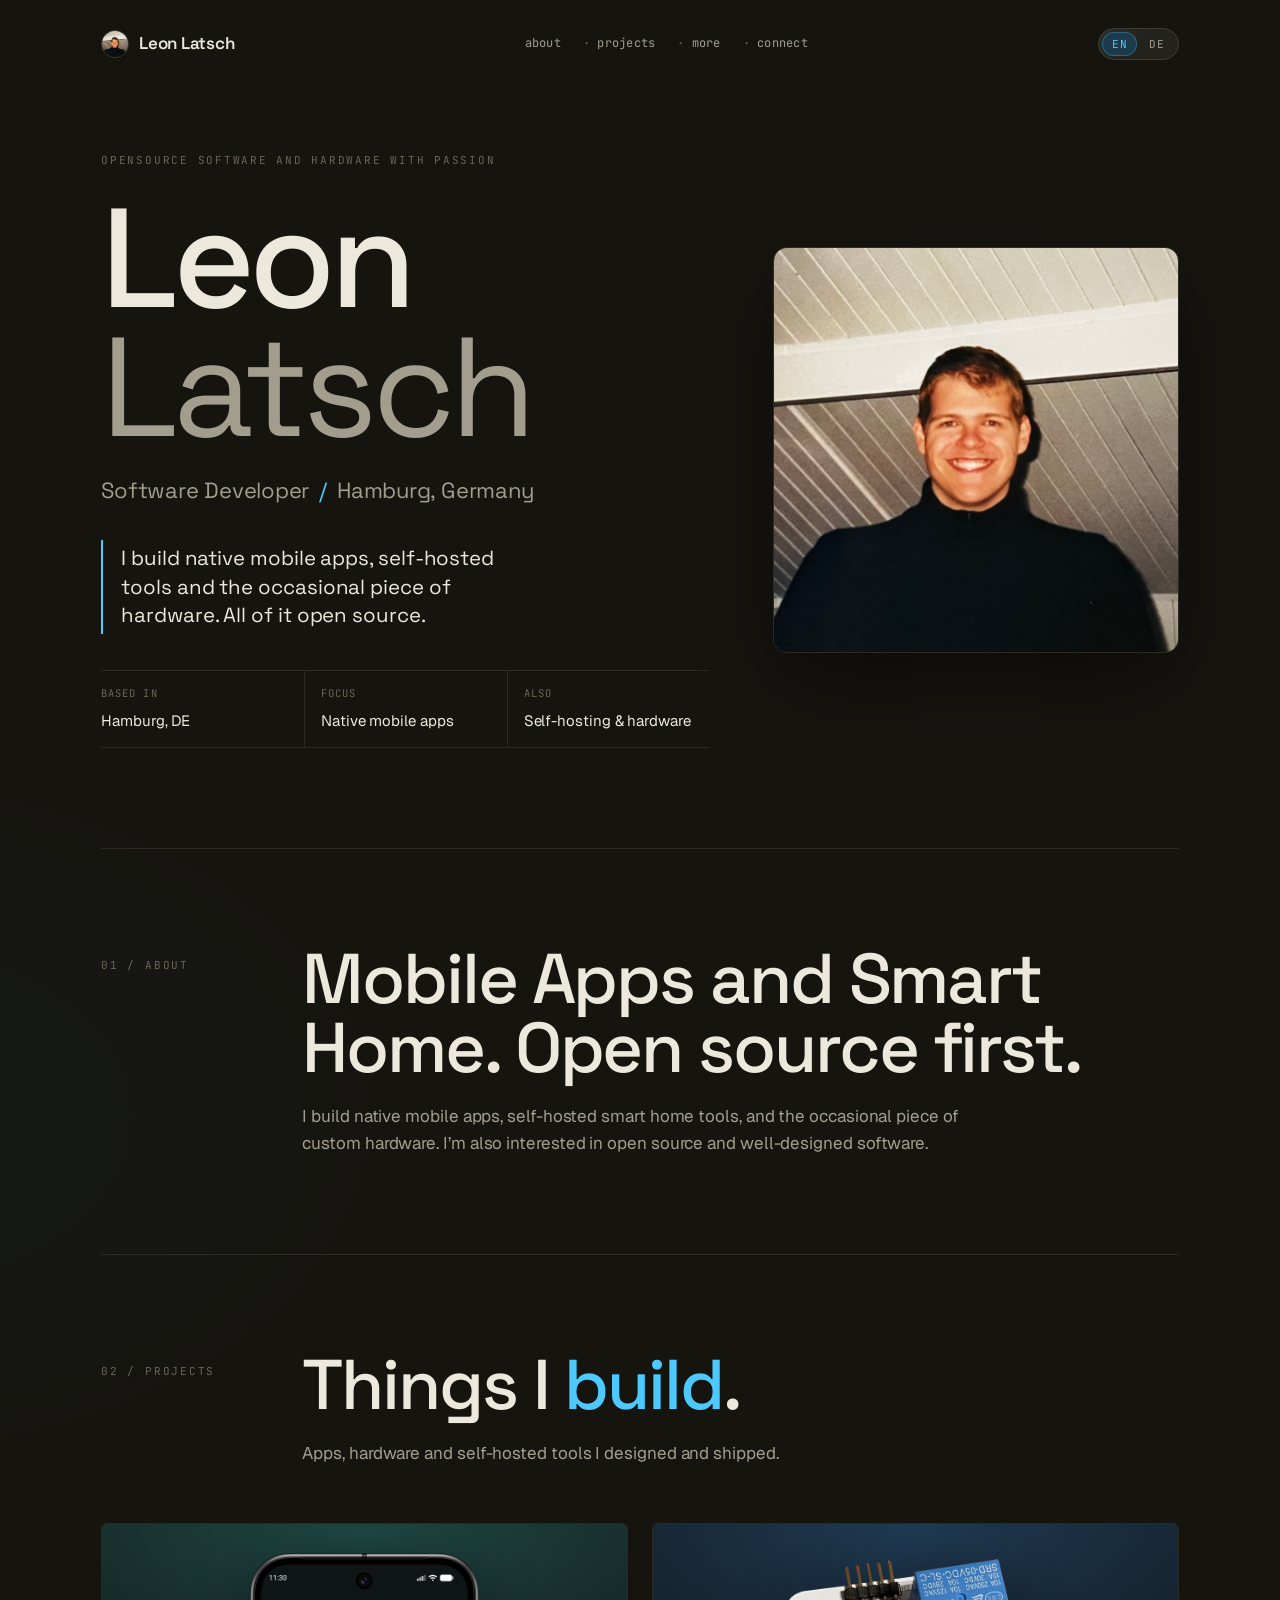
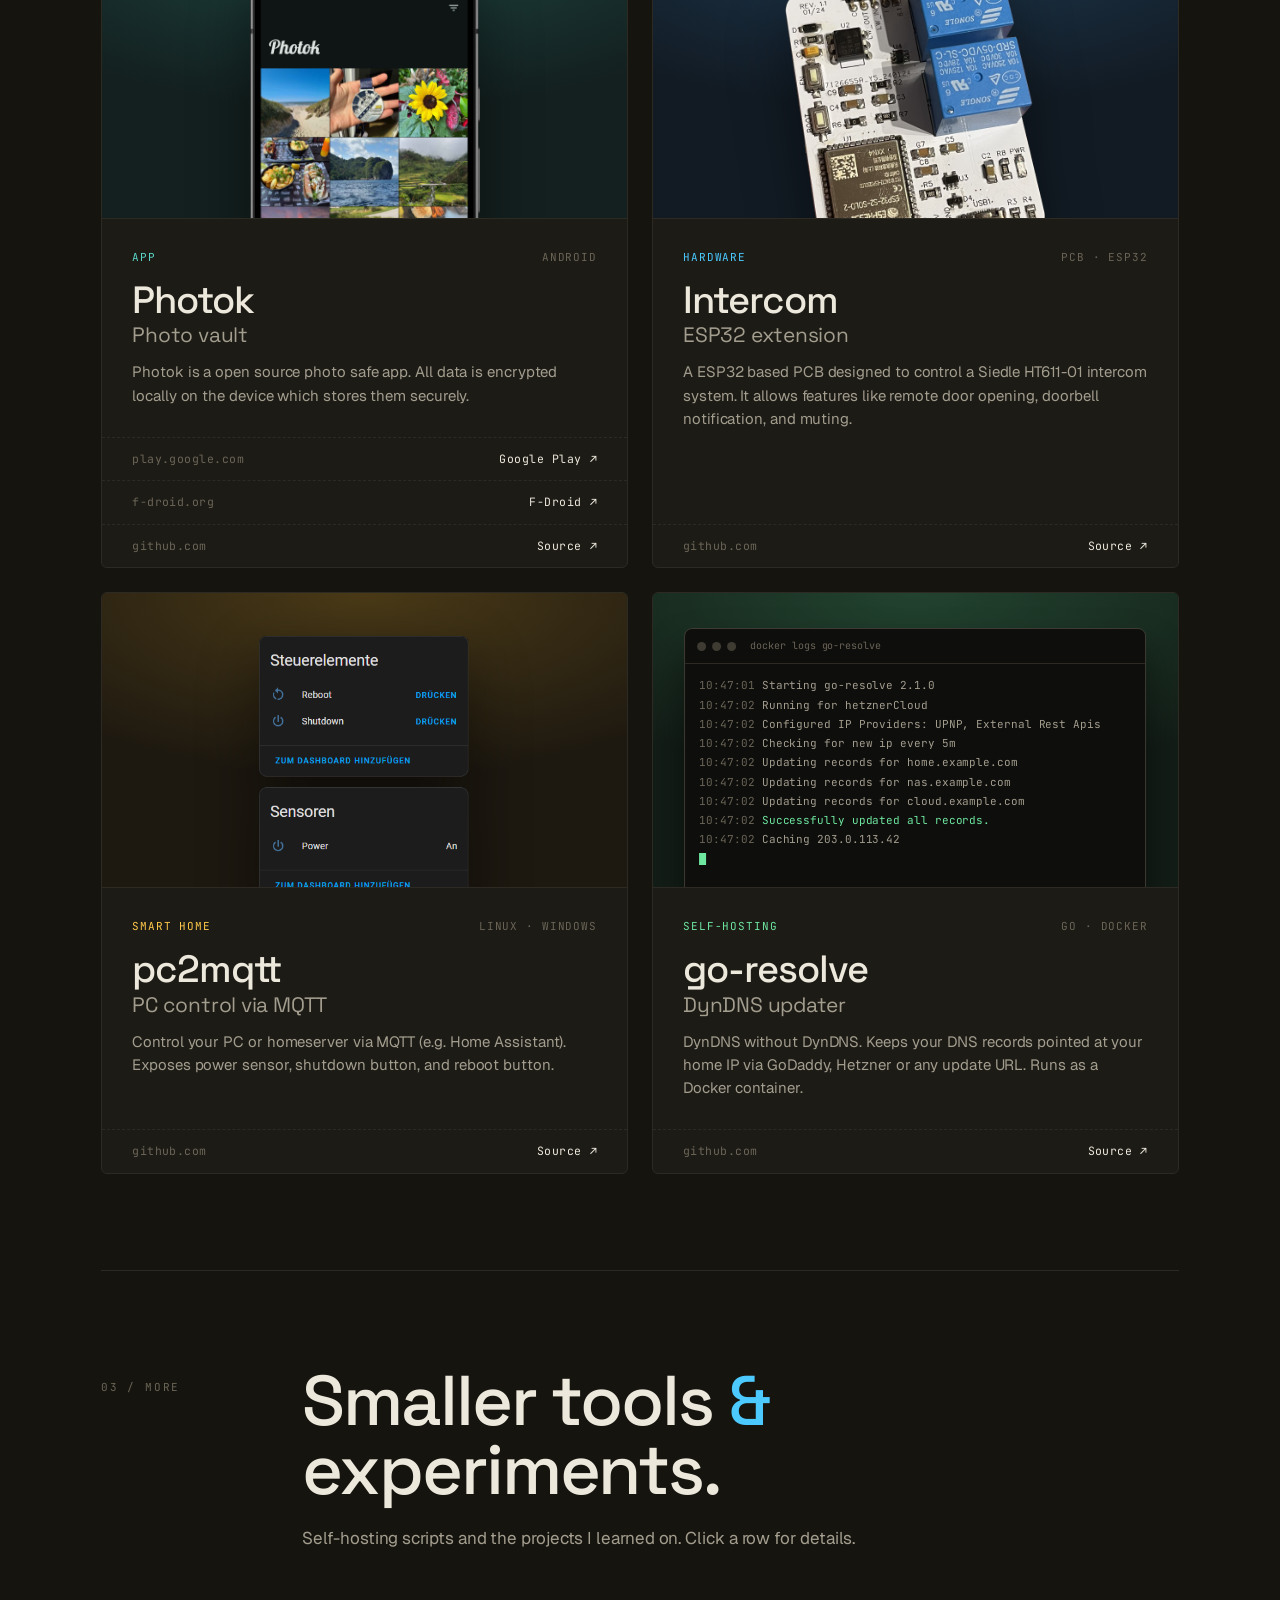
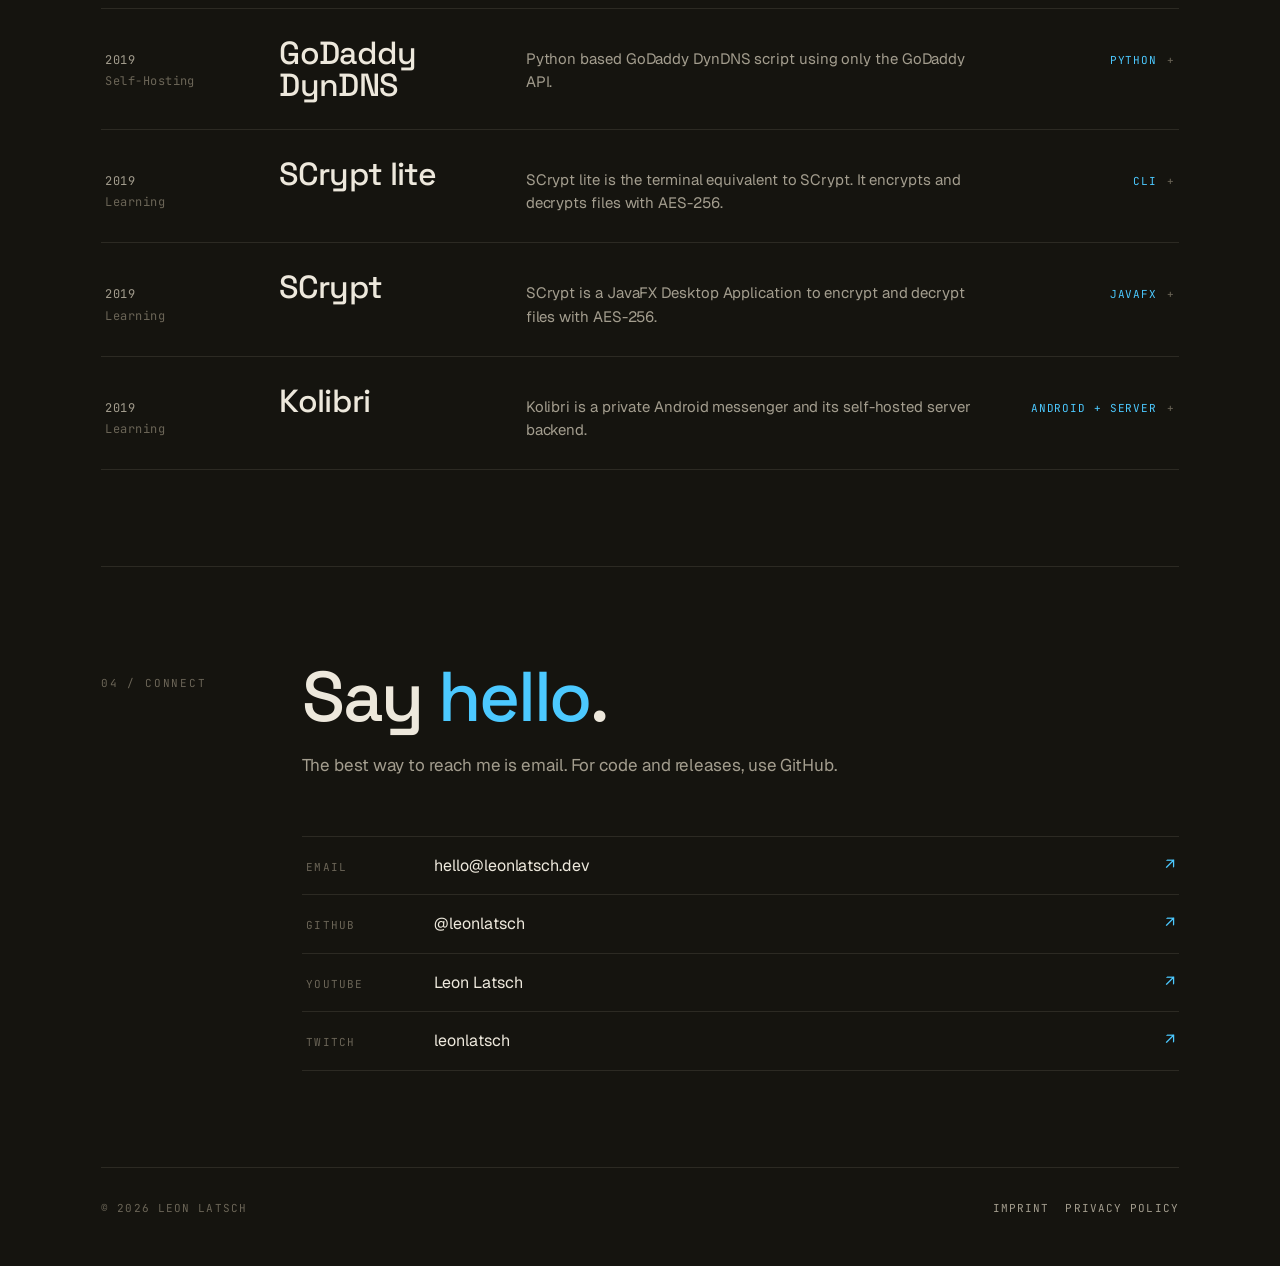
<file: index.html>
<!doctype html>
<html lang="en">
    <head>
        <meta charset="UTF-8" />
        <meta name="viewport" content="width=device-width, initial-scale=1.0" />
        <title>Leon Latsch</title>
        <meta
            name="description"
            content="OpenSource Software and Hardware with Passion."
        />
        <meta name="theme-color" content="#15140f" />
        <meta name="color-scheme" content="dark" />
        <link
            rel="icon"
            type="image/png"
            href="assets/favicon.png"
        />
        <link rel="preconnect" href="https://fonts.googleapis.com" />
        <link rel="preconnect" href="https://fonts.gstatic.com" crossorigin />
        <link
            href="https://fonts.googleapis.com/css2?family=Geist:wght@400;500;600&family=JetBrains+Mono:wght@400;500&family=Space+Grotesk:wght@400;500;600&display=swap"
            rel="stylesheet"
        />
        <link rel="stylesheet" href="./styles.css" />
    </head>
    <body data-page="home">
        <div class="wrap">
            <header class="top">
                <a href="#top" class="brand" aria-label="Back to top">
                    <img
                        class="brand-avatar"
                        src="assets/profile.jpg"
                        alt=""
                        width="28"
                        height="28"
                    />
                    <span>Leon Latsch</span>
                </a>
                <nav class="nav">
                    <a href="#about" data-i18n="common.nav.about">about</a>
                    <a href="#work" data-i18n="common.nav.work">projects</a>
                    <a href="#more" data-i18n="common.nav.more">more</a>
                    <a href="#contact" data-i18n="common.nav.contact">connect</a>
                </nav>
                <div class="lang-switcher" aria-label="Language switcher">
                    <button type="button" data-lang="en">EN</button>
                    <button type="button" data-lang="de">DE</button>
                </div>
            </header>

            <main id="top">
                <section class="hero">
                    <div class="hero-grid">
                        <div class="hero-main">
                            <p class="kicker" data-i18n="home.kicker">
                                OpenSource Software and Hardware with Passion
                            </p>
                            <h1>
                                Leon
                                <span class="lower">Latsch</span>
                            </h1>
                            <p class="titles">
                                <span data-i18n="home.hero.role">Software Developer</span><span class="sep">/</span><span data-i18n="home.hero.location">Hamburg, Germany</span>
                            </p>
                            <p class="bio" data-i18n="home.hero.bio">
                                I build native mobile apps, self-hosted tools
                                and the occasional piece of hardware. All of it
                                open source.
                            </p>
                            <div class="factstrip">
                                <div class="fact">
                                    <span class="label" data-i18n="home.hero.facts.basedLabel">Based in</span>
                                    <span class="val" data-i18n="home.hero.facts.basedValue">Hamburg, DE</span>
                                </div>
                                <div class="fact">
                                    <span class="label" data-i18n="home.hero.facts.focusLabel">Focus</span>
                                    <span class="val" data-i18n="home.hero.facts.focusValue">Native mobile apps</span>
                                </div>
                                <div class="fact">
                                    <span class="label" data-i18n="home.hero.facts.alsoLabel">Also</span>
                                    <span class="val" data-i18n="home.hero.facts.alsoValue">Self-hosting &amp; hardware</span>
                                </div>
                            </div>
                        </div>
                        <figure class="portrait">
                            <img
                                src="assets/profile.jpg"
                                alt="Leon Latsch profile picture"
                                width="460"
                                height="460"
                                loading="eager"
                            />
                        </figure>
                    </div>
                </section>

                <section id="about">
                    <div class="sec-head">
                        <span class="num" data-i18n="home.about.num">01 / About</span>
                        <h2 data-i18n="home.about.headline">
                            Mobile apps and smart home. Open source first.
                        </h2>
                        <p class="lede" data-i18n="home.about.text">
                            I build native mobile apps, self-hosted smart home
                            tools, and the occasional piece of custom hardware.
                            I’m also interested in open source and well-designed
                            software.
                        </p>
                    </div>
                </section>

                <section id="work">
                    <div class="sec-head">
                        <span class="num" data-i18n="home.work.num">02 / Projects</span>
                        <h2 data-i18n-html="home.work.headlineHtml">
                            Things I <span class="accent">build</span>.
                        </h2>
                        <p class="lede" data-i18n="home.work.lede">
                            Apps, hardware and self-hosted tools I designed
                            and shipped.
                        </p>
                    </div>

                    <div class="projects">
                        <article class="card photok">
                            <div class="media">
                                <img src="./assets/projects/photok.png" alt="Photok gallery screen" loading="lazy" />
                            </div>
                            <div class="body">
                                <div class="meta-row">
                                    <span class="category" data-i18n="home.projects.categoryApp">App</span>
                                    <span data-i18n="home.projects.photok.platform">Android</span>
                                </div>
                                <h3>Photok<span class="tag" data-i18n="home.projects.photok.tag">Photo vault</span></h3>
                                <p data-i18n="home.projects.photok.description">
                                    Photok is an open source photo safe app. All
                                    data is encrypted locally on the device which
                                    stores them securely.
                                </p>
                            </div>
                            <div class="card-foot">
                                <a class="card-foot-row" href="https://play.google.com/store/apps/details?id=dev.leonlatsch.photok&utm_source=website" target="_blank" rel="noreferrer">
                                    <span>play.google.com</span>
                                    <span class="visit"><span data-i18n="home.projects.downloadGooglePlay">Google Play</span><span class="arrow">↗</span></span>
                                </a>
                                <a class="card-foot-row" href="https://f-droid.org/packages/dev.leonlatsch.photok" target="_blank" rel="noreferrer">
                                    <span>f-droid.org</span>
                                    <span class="visit"><span data-i18n="home.projects.downloadFdroid">F-Droid</span><span class="arrow">↗</span></span>
                                </a>
                                <a class="card-foot-row" href="https://github.com/leonlatsch/photok" target="_blank" rel="noreferrer">
                                    <span>github.com</span>
                                    <span class="visit"><span data-i18n="home.projects.source">Source</span><span class="arrow">↗</span></span>
                                </a>
                            </div>
                        </article>

                        <article class="card esp32">
                            <div class="media">
                                <img src="./assets/projects/esp32.png" alt="ESP32 intercom PCB" loading="lazy" />
                            </div>
                            <div class="body">
                                <div class="meta-row">
                                    <span class="category" data-i18n="home.projects.categoryHardware">Hardware</span>
                                    <span data-i18n="home.projects.esp32.platform">PCB · ESP32</span>
                                </div>
                                <h3><span data-i18n="home.projects.esp32.name">Intercom</span><span class="tag" data-i18n="home.projects.esp32.tag">ESP32 extension</span></h3>
                                <p data-i18n="home.projects.esp32.description">
                                    A ESP32 based PCB designed to control a
                                    Siedle HT611-01 intercom system. It allows
                                    features like remote door opening, doorbell
                                    notification, and muting.
                                </p>
                            </div>
                            <div class="card-foot">
                                <a class="card-foot-row" href="https://github.com/leonlatsch/HT611-01_ESP32" target="_blank" rel="noreferrer">
                                    <span>github.com</span>
                                    <span class="visit"><span data-i18n="home.projects.source">Source</span><span class="arrow">↗</span></span>
                                </a>
                            </div>
                        </article>

                        <article class="card pc2mqtt">
                            <div class="media">
                                <img src="./assets/projects/pc2mqtt.png" alt="pc2mqtt controls in Home Assistant" loading="lazy" />
                            </div>
                            <div class="body">
                                <div class="meta-row">
                                    <span class="category" data-i18n="home.more.categorySmartHome">Smart Home</span>
                                    <span>Linux · Windows</span>
                                </div>
                                <h3>pc2mqtt<span class="tag" data-i18n="home.projects.pc2mqtt.tag">PC control via MQTT</span></h3>
                                <p data-i18n="home.projects.pc2mqtt.description">
                                    Control your PC or homeserver via MQTT (e.g.
                                    Home Assistant). Exposes power sensor,
                                    shutdown button, and reboot button.
                                </p>
                            </div>
                            <div class="card-foot">
                                <a class="card-foot-row" href="https://github.com/leonlatsch/pc2mqtt" target="_blank" rel="noreferrer">
                                    <span>github.com</span>
                                    <span class="visit"><span data-i18n="home.projects.source">Source</span><span class="arrow">↗</span></span>
                                </a>
                            </div>
                        </article>

                        <article class="card goresolve">
                            <div class="media">
                                <div class="terminal" role="img" aria-label="go-resolve log output">
                                    <div class="terminal-bar"><span></span><span></span><span></span><em>docker logs go-resolve</em></div>
<pre class="terminal-body"><span class="t">10:47:01 </span>Starting go-resolve 2.1.0
<span class="t">10:47:02 </span>Running for hetznerCloud
<span class="t">10:47:02 </span>Configured IP Providers: UPNP, External Rest Apis
<span class="t">10:47:02 </span>Checking for new ip every 5m
<span class="t">10:47:02 </span>Updating records for home.example.com
<span class="t">10:47:02 </span>Updating records for nas.example.com
<span class="t">10:47:02 </span>Updating records for cloud.example.com
<span class="t">10:47:02 </span><span class="ok">Successfully updated all records.</span>
<span class="t">10:47:02 </span>Caching 203.0.113.42
<span class="terminal-cursor"></span></pre>
                                </div>
                            </div>
                            <div class="body">
                                <div class="meta-row">
                                    <span class="category" data-i18n="home.more.categorySelfHosting">Self-Hosting</span>
                                    <span>Go · Docker</span>
                                </div>
                                <h3>go-resolve<span class="tag" data-i18n="home.projects.goResolve.tag">DynDNS updater</span></h3>
                                <p data-i18n="home.projects.goResolve.description">
                                    DynDNS without DynDNS. Keeps your DNS records
                                    pointed at your home IP via GoDaddy, Hetzner
                                    or any update URL. Runs as a Docker container.
                                </p>
                            </div>
                            <div class="card-foot">
                                <a class="card-foot-row" href="https://github.com/leonlatsch/go-resolve" target="_blank" rel="noreferrer">
                                    <span>github.com</span>
                                    <span class="visit"><span data-i18n="home.projects.source">Source</span><span class="arrow">↗</span></span>
                                </a>
                            </div>
                        </article>
                    </div>
                </section>

                <section id="more">
                    <div class="sec-head">
                        <span class="num" data-i18n="home.more.num">03 / More</span>
                        <h2 data-i18n-html="home.more.headlineHtml">
                            Smaller tools <span class="accent">&amp;</span> experiments.
                        </h2>
                        <p class="lede" data-i18n="home.more.lede">
                            Self-hosting scripts and the projects I learned
                            on. Click a row for details.
                        </p>
                    </div>

                    <div class="timeline">
                        <details class="row">
                            <summary>
                                <span class="yr"><span class="year">2019</span><span data-i18n="home.more.categorySelfHosting">Self-Hosting</span></span>
                                <span class="co">GoDaddy DynDNS</span>
                                <span class="desc" data-i18n="home.projects.godaddy.description">
                                    Python based GoDaddy DynDNS script using
                                    only the GoDaddy API.
                                </span>
                                <span class="role">Python</span>
                            </summary>
                            <div class="drawer">
                                <span class="drawer-label" data-i18n="home.more.drawerLabel">Details</span>
                                <p data-i18n="home.projectDetails.godaddy.text">
                                    A lightweight Python DynDNS updater for
                                    GoDaddy DNS records, using only the official
                                    GoDaddy API.
                                </p>
                                <div class="drawer-links">
                                    <a href="https://github.com/leonlatsch/godaddy-dyndns" target="_blank" rel="noreferrer"><span data-i18n="home.projects.source">Source</span> ↗</a>
                                </div>
                            </div>
                        </details>

                        <details class="row">
                            <summary>
                                <span class="yr"><span class="year">2019</span><span data-i18n="home.more.categoryLearning">Learning</span></span>
                                <span class="co">SCrypt lite</span>
                                <span class="desc" data-i18n="home.projects.scryptLite.description">
                                    SCrypt lite is the terminal equivalent to
                                    SCrypt. It encrypts and decrypts files with
                                    AES-256.
                                </span>
                                <span class="role">CLI</span>
                            </summary>
                            <div class="drawer">
                                <span class="drawer-label" data-i18n="home.more.drawerLabel">Details</span>
                                <p data-i18n="home.projectDetails.scryptLite.text">
                                    The terminal version of SCrypt for AES-256
                                    file encryption and decryption.
                                </p>
                                <div class="drawer-links">
                                    <a href="https://github.com/leonlatsch/scrypt-lite" target="_blank" rel="noreferrer"><span data-i18n="home.projects.source">Source</span> ↗</a>
                                    <a href="https://github.com/leonlatsch/scrypt-lite/releases/latest" target="_blank" rel="noreferrer"><span data-i18n="home.projects.download">Download</span> ↗</a>
                                </div>
                            </div>
                        </details>

                        <details class="row">
                            <summary>
                                <span class="yr"><span class="year">2019</span><span data-i18n="home.more.categoryLearning">Learning</span></span>
                                <span class="co">SCrypt</span>
                                <span class="desc" data-i18n="home.projects.scrypt.description">
                                    SCrypt is a JavaFX Desktop Application to
                                    encrypt and decrypt files with AES-256.
                                </span>
                                <span class="role">JavaFX</span>
                            </summary>
                            <div class="drawer">
                                <span class="drawer-label" data-i18n="home.more.drawerLabel">Details</span>
                                <p data-i18n="home.projectDetails.scrypt.text">
                                    A JavaFX desktop application for AES-256
                                    file encryption and decryption.
                                </p>
                                <div class="drawer-links">
                                    <a href="https://github.com/leonlatsch/scrypt" target="_blank" rel="noreferrer"><span data-i18n="home.projects.source">Source</span> ↗</a>
                                    <a href="https://github.com/leonlatsch/scrypt/releases/latest" target="_blank" rel="noreferrer"><span data-i18n="home.projects.download">Download</span> ↗</a>
                                </div>
                            </div>
                        </details>

                        <details class="row">
                            <summary>
                                <span class="yr"><span class="year">2019</span><span data-i18n="home.more.categoryLearning">Learning</span></span>
                                <span class="co">Kolibri</span>
                                <span class="desc" data-i18n="home.projects.kolibriSuite.description">
                                    Kolibri is a private Android messenger and
                                    its self-hosted server backend.
                                </span>
                                <span class="role">Android + Server</span>
                            </summary>
                            <div class="drawer">
                                <span class="drawer-label" data-i18n="home.more.drawerLabel">Details</span>
                                <p data-i18n="home.projectDetails.kolibriSuite.text">
                                    Kolibri consists of a private Android
                                    messenger and its self-hosted server
                                    backend.
                                </p>
                                <div class="drawer-links">
                                    <a href="https://kolibri.leonlatsch.dev" target="_blank" rel="noreferrer"><span data-i18n="home.projects.website">Website</span> ↗</a>
                                    <a href="https://github.com/leonlatsch/kolibri" target="_blank" rel="noreferrer"><span data-i18n="home.projects.sourceApp">App source</span> ↗</a>
                                    <a href="https://github.com/leonlatsch/kolibri-server" target="_blank" rel="noreferrer"><span data-i18n="home.projects.sourceServer">Server source</span> ↗</a>
                                </div>
                            </div>
                        </details>
                    </div>
                </section>

                <section id="contact">
                    <div class="sec-head">
                        <span class="num" data-i18n="home.contact.num">04 / Connect</span>
                        <h2 data-i18n-html="home.contact.titleHtml">Say <span class="accent">hello</span>.</h2>
                        <p class="lede" data-i18n="home.contact.note">
                            The best way to reach me is email. For code and
                            releases, use GitHub.
                        </p>
                    </div>
                    <div class="channels">
                        <a href="mailto:hello@leonlatsch.dev">
                            <span class="k" data-i18n="home.contact.email">Email</span>
                            <span class="v">hello@leonlatsch.dev</span>
                            <span class="arr">↗</span>
                        </a>
                        <a href="https://github.com/leonlatsch" target="_blank" rel="noreferrer">
                            <span class="k" data-i18n="common.social.github">GitHub</span>
                            <span class="v">@leonlatsch</span>
                            <span class="arr">↗</span>
                        </a>
                        <a href="https://www.youtube.com/channel/UCuHlotm527Csanl_EoevnqQ" target="_blank" rel="noreferrer">
                            <span class="k" data-i18n="common.social.youtube">YouTube</span>
                            <span class="v">Leon Latsch</span>
                            <span class="arr">↗</span>
                        </a>
                        <a href="https://twitch.tv/leonlatsch" target="_blank" rel="noreferrer">
                            <span class="k" data-i18n="common.social.twitch">Twitch</span>
                            <span class="v">leonlatsch</span>
                            <span class="arr">↗</span>
                        </a>
                    </div>
                </section>
            </main>

            <footer class="site-footer">
                <span>© 2026 Leon Latsch</span>
                <span class="footer-links">
                    <a href="./imprint.html" data-i18n="common.legal.imprint">Imprint</a>
                    <a href="./privacy.html" data-i18n="common.legal.privacy">Privacy Policy</a>
                </span>
            </footer>
        </div>

        <script src="./script.js"></script>
    </body>
</html>
</file>
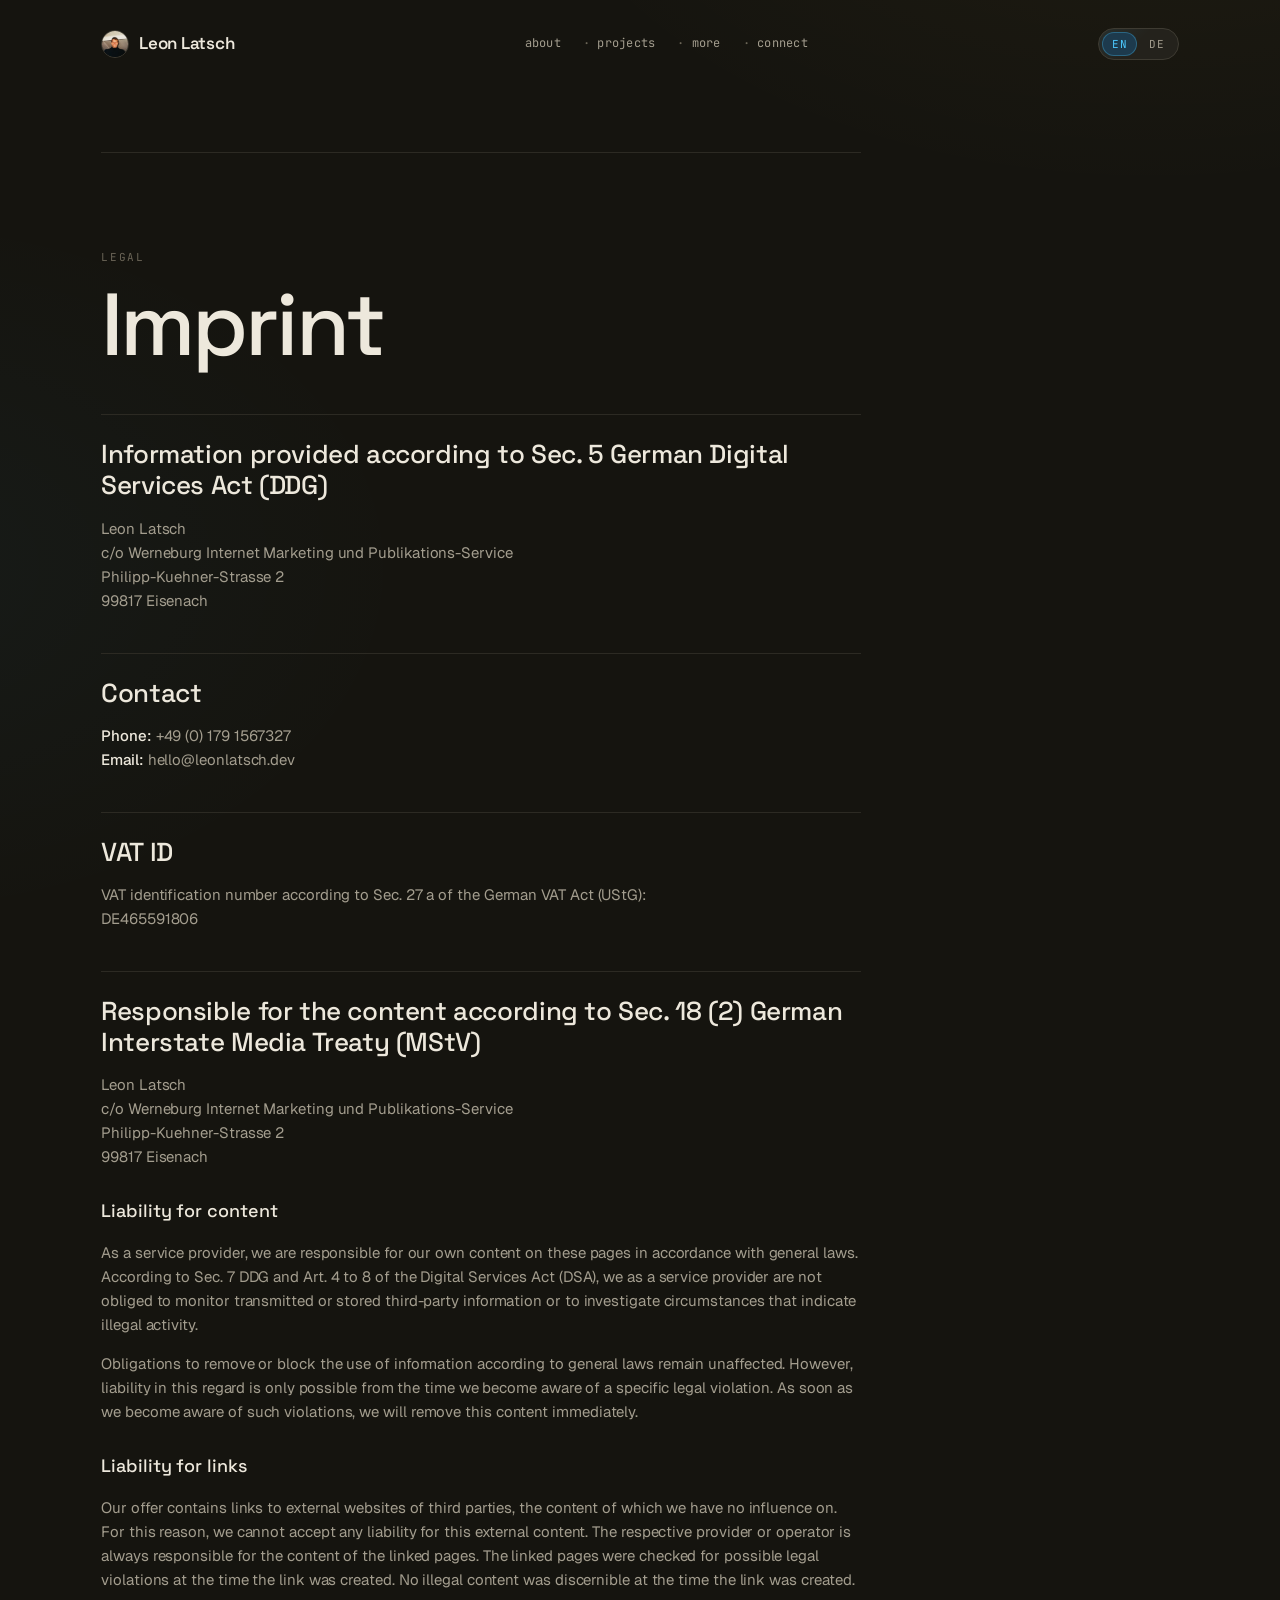
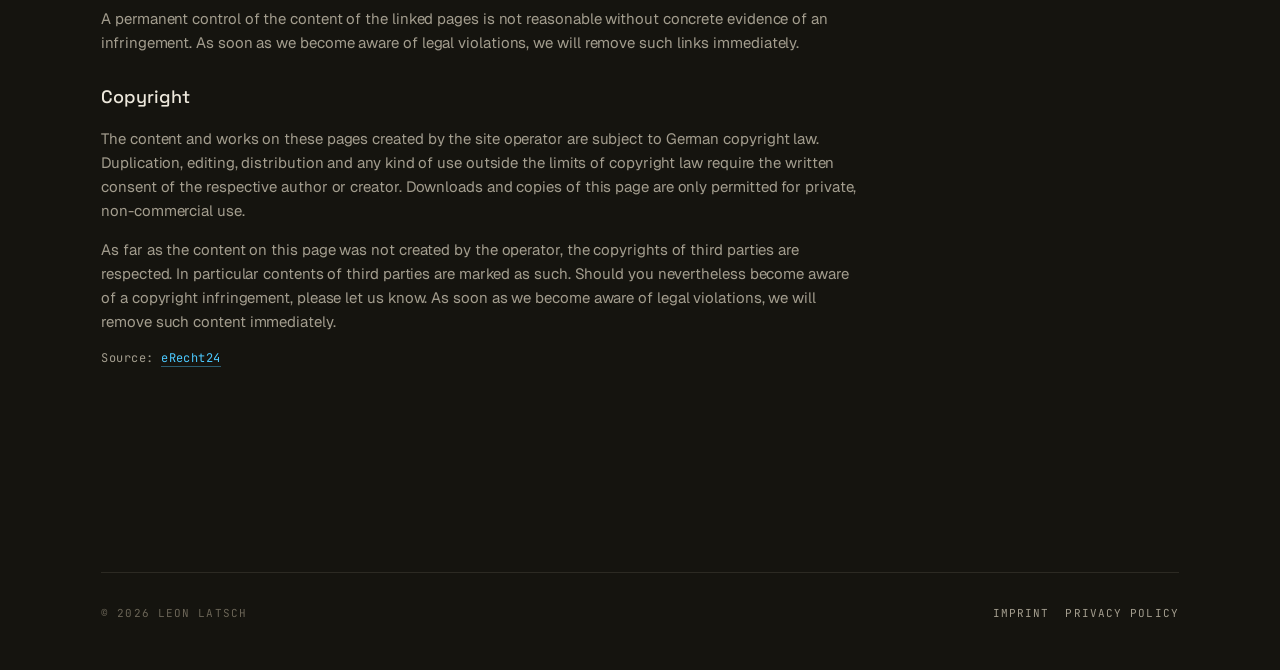
<file: imprint.html>
<!doctype html>
<html lang="de">
    <head>
        <meta charset="UTF-8" />
        <meta name="viewport" content="width=device-width, initial-scale=1.0" />
        <title>Leon Latsch | Impressum</title>
        <meta name="description" content="Impressum von leonlatsch.dev" />
        <link
            rel="icon"
            type="image/png"
            href="assets/favicon.png"
        />
        <link rel="preconnect" href="https://fonts.googleapis.com" />
        <link rel="preconnect" href="https://fonts.gstatic.com" crossorigin />
        <link
            href="https://fonts.googleapis.com/css2?family=Geist:wght@400;500;600&family=JetBrains+Mono:wght@400;500&family=Space+Grotesk:wght@400;500;600&display=swap"
            rel="stylesheet"
        />
        <link rel="stylesheet" href="./styles.css" />
    </head>

    <body data-page="imprint">

        <div class="wrap">
            <header class="top">
                <a href="./index.html" class="brand" aria-label="Home">
                    <img
                        class="brand-avatar"
                        src="assets/profile.jpg"
                        alt=""
                        width="28"
                        height="28"
                    />
                    <span>Leon Latsch</span>
                </a>
                <nav class="nav">
                    <a href="./index.html#about" data-i18n="common.nav.about">about</a>
                    <a href="./index.html#work" data-i18n="common.nav.work">projects</a>
                    <a href="./index.html#more" data-i18n="common.nav.more">more</a>
                    <a href="./index.html#contact" data-i18n="common.nav.contact">connect</a>
                </nav>
                <div class="lang-switcher" aria-label="Language switcher">
                    <button type="button" data-lang="en">EN</button>
                    <button type="button" data-lang="de">DE</button>
                </div>
            </header>

        <main class="legal-page">
            <section class="legal-card">
                <p class="eyebrow" data-i18n="imprint.eyebrow">Rechtliches</p>
                <h1 data-i18n="imprint.title">Impressum</h1>

                <h2 data-i18n="imprint.title2">
                    Angaben gemäß § 5 Digitale-Dienste-Gesetz (DDG)
                </h2>

                <p data-i18n-html="imprint.addressHtml">
                    Leon Latsch<br />
                    c/o Werneburg Internet Marketing und Publikations-Service<br />
                    Philipp-Kühner-Straße 2<br />
                    99817 Eisenach
                </p>

                <h2 data-i18n="imprint.contactTitle">Kontakt</h2>
                <p>
                    <strong data-i18n="imprint.phoneLabel">Telefon:</strong>
                    +49 (0) 179 1567327<br />
                    <strong data-i18n="imprint.emailLabel">E-Mail:</strong>
                    hello@leonlatsch.dev
                </p>

                <h2 data-i18n="imprint.vatTitle">Umsatzsteuer-ID</h2>
                <p>
                    <span data-i18n="imprint.vatLabel">Umsatzsteuer-Identifikationsnummer gemäß § 27 a Umsatzsteuergesetz:</span><br />
                    DE465591806
                </p>

                <h2 data-i18n="imprint.responsibleTitle">
                    Inhaltlich Verantwortlicher gem. § 18 Abs. 2 MStV
                </h2>

                <p data-i18n-html="imprint.responsibleAddressHtml">
                    Leon Latsch<br />
                    c/o Werneburg Internet Marketing und Publikations-Service<br />
                    Philipp-Kühner-Straße 2<br />
                    99817 Eisenach
                </p>

                <h3 data-i18n="imprint.liabilityContentTitle">
                    Haftung für Inhalte
                </h3>

                <p data-i18n="imprint.liabilityContent1">
                    Als Diensteanbieter sind wir für eigene Inhalte auf diesen Seiten nach den allgemeinen Gesetzen verantwortlich. Nach § 7 DDG und Art. 4 bis 8 des Digital Services Act (DSA) sind wir als Diensteanbieter jedoch nicht verpflichtet, übermittelte oder gespeicherte fremde Informationen zu überwachen oder nach Umständen zu forschen, die auf eine rechtswidrige Tätigkeit hinweisen.
                </p>

                <p data-i18n="imprint.liabilityContent2">
                    Verpflichtungen zur Entfernung oder Sperrung der Nutzung von
                    Informationen nach den allgemeinen Gesetzen bleiben hiervon
                    unberührt. Eine diesbezügliche Haftung ist jedoch erst ab
                    dem Zeitpunkt der Kenntnis einer konkreten Rechtsverletzung
                    möglich. Bei Bekanntwerden von entsprechenden
                    Rechtsverletzungen werden wir diese Inhalte umgehend
                    entfernen.
                </p>

                <h3 data-i18n="imprint.liabilityLinksTitle">
                    Haftung für Links
                </h3>

                <p data-i18n="imprint.liabilityLinks1">
                    Unser Angebot enthält Links zu externen Websites Dritter,
                    auf deren Inhalte wir keinen Einfluss haben. Deshalb können
                    wir für diese fremden Inhalte auch keine Gewähr übernehmen.
                    Für die Inhalte der verlinkten Seiten ist stets der
                    jeweilige Anbieter oder Betreiber der Seiten verantwortlich.
                </p>

                <p data-i18n="imprint.liabilityLinks2">
                    Eine permanente inhaltliche Kontrolle der verlinkten Seiten
                    ist jedoch ohne konkrete Anhaltspunkte einer
                    Rechtsverletzung nicht zumutbar. Bei Bekanntwerden von
                    Rechtsverletzungen werden wir derartige Links umgehend
                    entfernen.
                </p>

                <h3 data-i18n="imprint.copyrightTitle">Urheberrecht</h3>

                <p data-i18n="imprint.copyright1">
                    Die durch die Seitenbetreiber erstellten Inhalte und Werke
                    auf diesen Seiten unterliegen dem deutschen Urheberrecht.
                </p>

                <p data-i18n="imprint.copyright2">
                    Sollten Sie trotzdem auf eine Urheberrechtsverletzung
                    aufmerksam werden, bitten wir um einen entsprechenden
                    Hinweis.
                </p>

                <p class="legal-source">
                    <span data-i18n="imprint.source">Quelle:</span>
                    <a
                        href="https://www.e-recht24.de"
                        target="_blank"
                        rel="noreferrer"
                        >eRecht24</a
                    >
                </p>
            </section>
        </main>

        <footer class="site-footer">
                <span>© 2026 Leon Latsch</span>
                <span class="footer-links">
                    <a href="./imprint.html" data-i18n="common.legal.imprint">Impressum</a>
                    <a href="./privacy.html" data-i18n="common.legal.privacy">Datenschutz</a>
                </span>
            </footer>
        </div>

        <script src="./script.js"></script>
    </body>
</html>
</file>
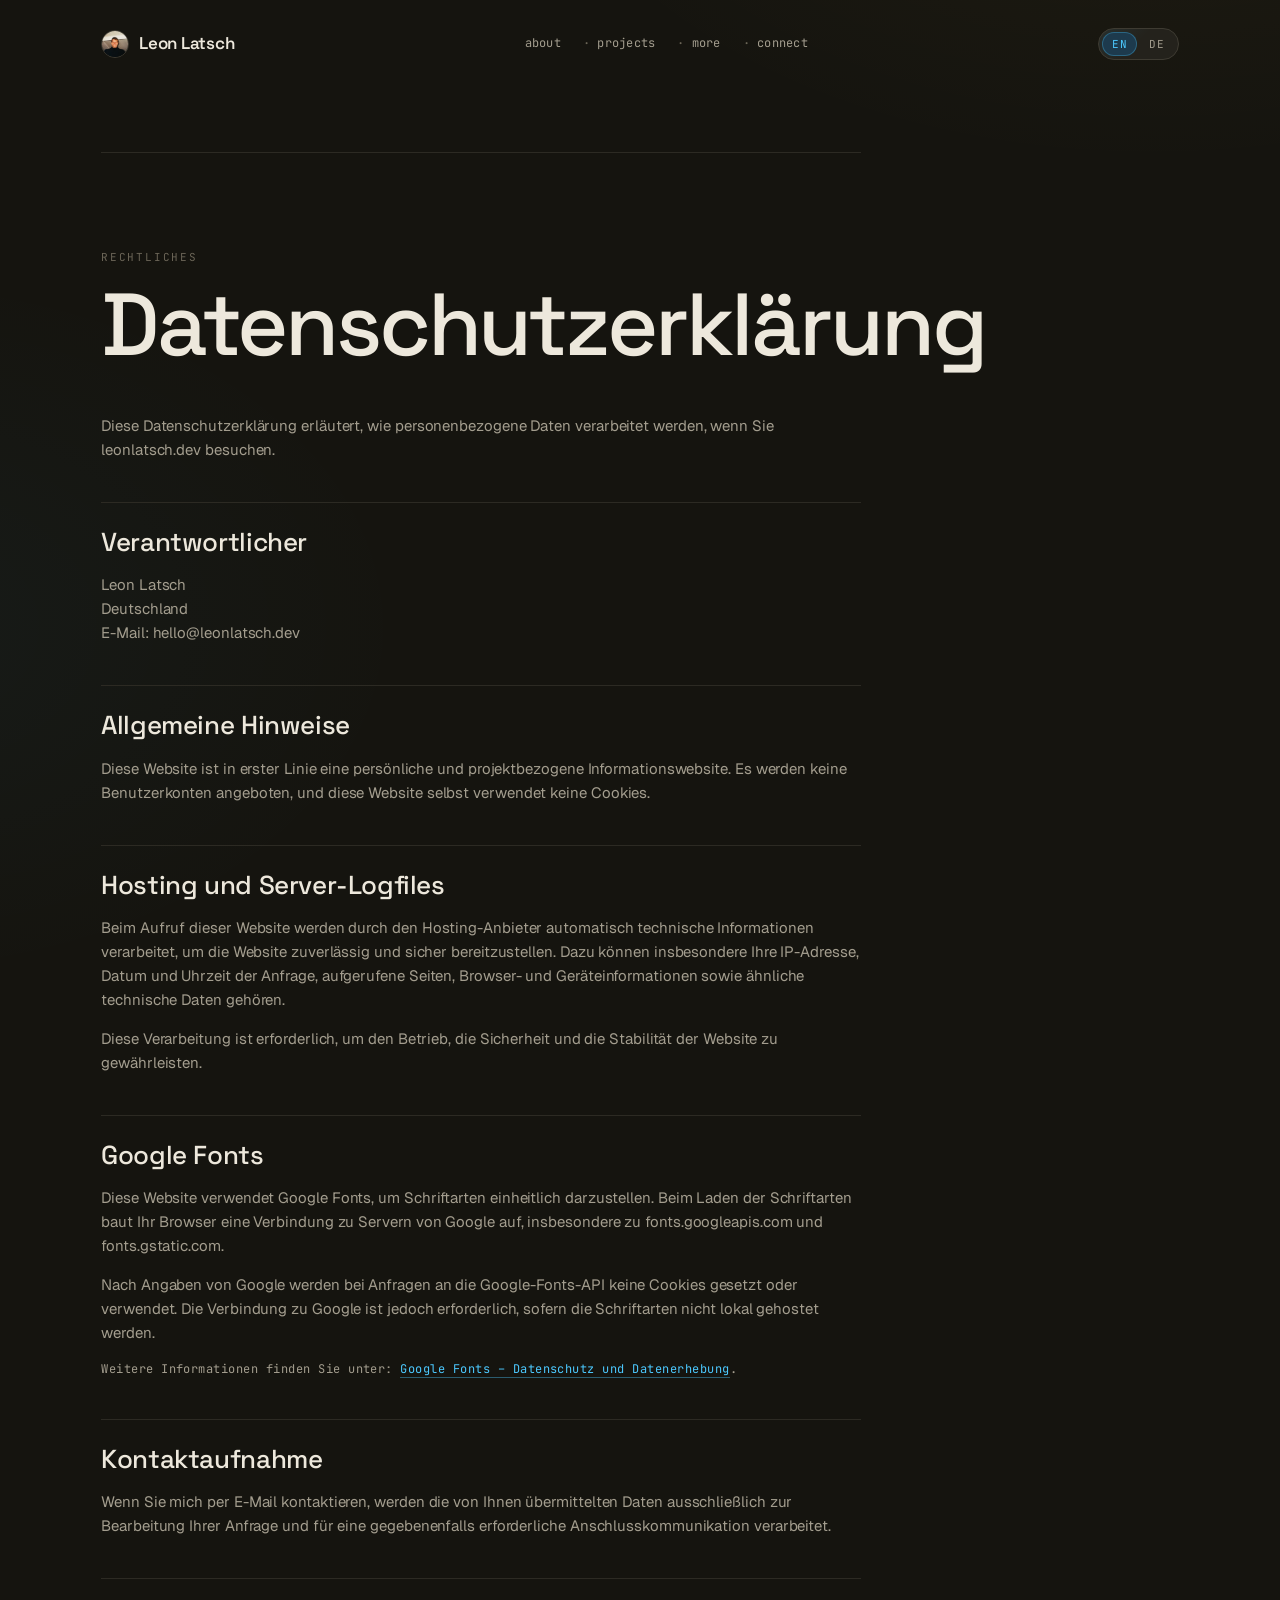
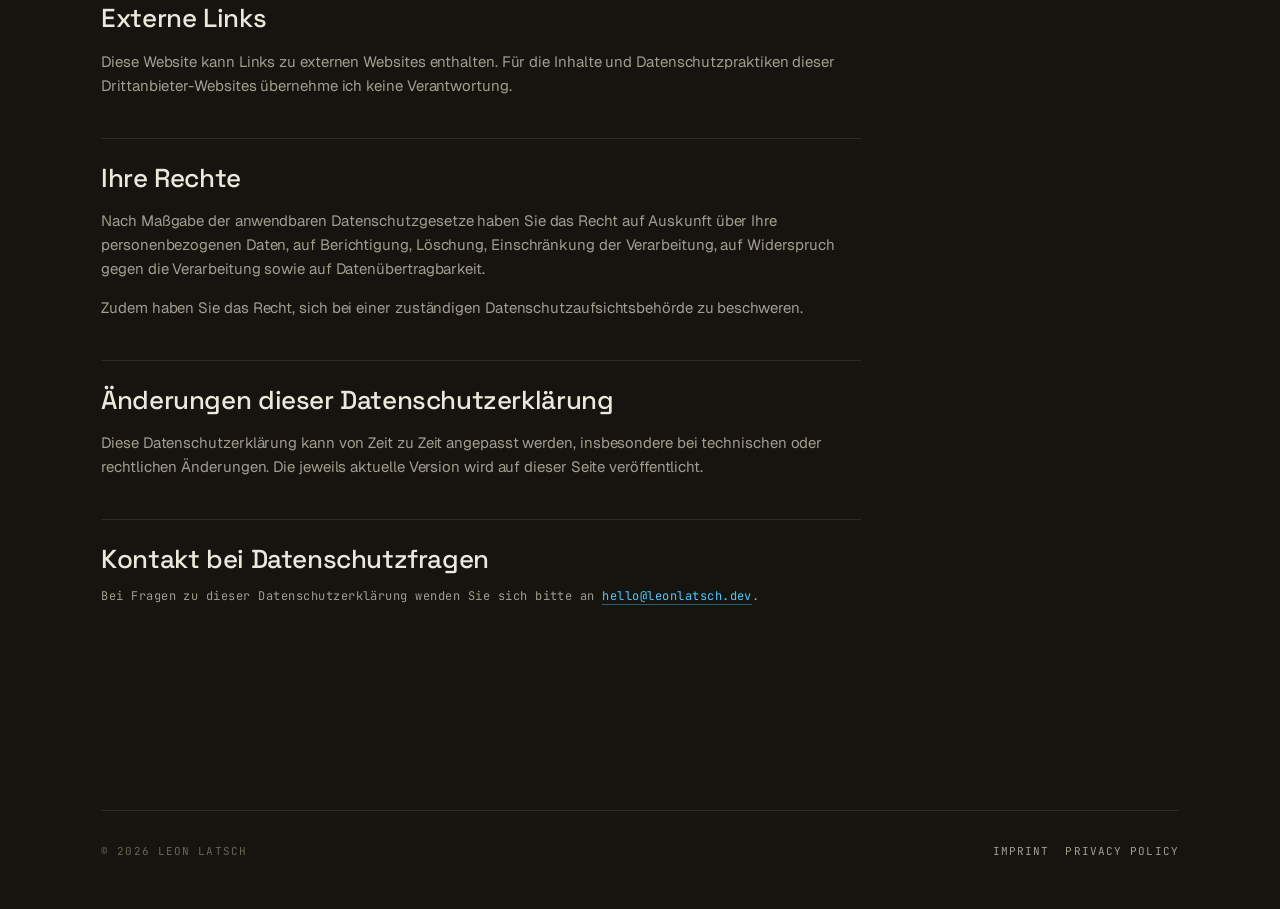
<file: privacy-de.html>
<!doctype html>
<html lang="de">
    <head>
        <meta charset="UTF-8" />
        <meta name="viewport" content="width=device-width, initial-scale=1.0" />
        <title>Leon Latsch | Datenschutz</title>
        <meta
            name="description"
            content="Datenschutzerklärung von leonlatsch.dev"
        />
        <link
            rel="icon"
            type="image/png"
            href="assets/favicon.png"
        />
        <link rel="preconnect" href="https://fonts.googleapis.com" />
        <link rel="preconnect" href="https://fonts.gstatic.com" crossorigin />
        <link
            href="https://fonts.googleapis.com/css2?family=Geist:wght@400;500;600&family=JetBrains+Mono:wght@400;500&family=Space+Grotesk:wght@400;500;600&display=swap"
            rel="stylesheet"
        />
        <link rel="stylesheet" href="./styles.css" />
    </head>

    <body data-page="privacy">

        <div class="wrap">
            <header class="top">
                <a href="./index.html" class="brand" aria-label="Home">
                    <img
                        class="brand-avatar"
                        src="assets/profile.jpg"
                        alt=""
                        width="28"
                        height="28"
                    />
                    <span>Leon Latsch</span>
                </a>
                <nav class="nav">
                    <a href="./index.html#about" data-i18n="common.nav.about">about</a>
                    <a href="./index.html#work" data-i18n="common.nav.work">projects</a>
                    <a href="./index.html#more" data-i18n="common.nav.more">more</a>
                    <a href="./index.html#contact" data-i18n="common.nav.contact">connect</a>
                </nav>
                <div class="lang-switcher" aria-label="Language switcher">
                    <button type="button" data-lang="en">EN</button>
                    <button type="button" data-lang="de">DE</button>
                </div>
            </header>

        <main class="legal-page">
            <section class="legal-card">
                <p class="eyebrow" data-i18n="privacy.eyebrow">Rechtliches</p>
                <h1 data-i18n="privacy.title">Datenschutzerklärung</h1>

                <p>
                    Diese Datenschutzerklärung erläutert, wie personenbezogene
                    Daten verarbeitet werden, wenn Sie leonlatsch.dev besuchen.
                </p>

                <h2>Verantwortlicher</h2>
                <p>
                    Leon Latsch<br />
                    Deutschland<br />
                    E-Mail: hello@leonlatsch.dev
                </p>

                <h2>Allgemeine Hinweise</h2>
                <p>
                    Diese Website ist in erster Linie eine persönliche und
                    projektbezogene Informationswebsite. Es werden keine
                    Benutzerkonten angeboten, und diese Website selbst verwendet
                    keine Cookies.
                </p>

                <h2>Hosting und Server-Logfiles</h2>
                <p>
                    Beim Aufruf dieser Website werden durch den Hosting-Anbieter
                    automatisch technische Informationen verarbeitet, um die
                    Website zuverlässig und sicher bereitzustellen. Dazu können
                    insbesondere Ihre IP-Adresse, Datum und Uhrzeit der Anfrage,
                    aufgerufene Seiten, Browser- und Geräteinformationen sowie
                    ähnliche technische Daten gehören.
                </p>
                <p>
                    Diese Verarbeitung ist erforderlich, um den Betrieb, die
                    Sicherheit und die Stabilität der Website zu gewährleisten.
                </p>

                <h2>Google Fonts</h2>
                <p>
                    Diese Website verwendet Google Fonts, um Schriftarten
                    einheitlich darzustellen. Beim Laden der Schriftarten baut
                    Ihr Browser eine Verbindung zu Servern von Google auf,
                    insbesondere zu fonts.googleapis.com und fonts.gstatic.com.
                </p>
                <p>
                    Nach Angaben von Google werden bei Anfragen an die
                    Google-Fonts-API keine Cookies gesetzt oder verwendet. Die
                    Verbindung zu Google ist jedoch erforderlich, sofern die
                    Schriftarten nicht lokal gehostet werden.
                </p>
                <p class="legal-source">
                    Weitere Informationen finden Sie unter:
                    <a
                        href="https://developers.google.com/fonts/faq/privacy"
                        target="_blank"
                        rel="noreferrer"
                        >Google Fonts – Datenschutz und Datenerhebung</a
                    >.
                </p>

                <h2>Kontaktaufnahme</h2>
                <p>
                    Wenn Sie mich per E-Mail kontaktieren, werden die von Ihnen
                    übermittelten Daten ausschließlich zur Bearbeitung Ihrer
                    Anfrage und für eine gegebenenfalls erforderliche
                    Anschlusskommunikation verarbeitet.
                </p>

                <h2>Externe Links</h2>
                <p>
                    Diese Website kann Links zu externen Websites enthalten. Für
                    die Inhalte und Datenschutzpraktiken dieser
                    Drittanbieter-Websites übernehme ich keine Verantwortung.
                </p>

                <h2>Ihre Rechte</h2>
                <p>
                    Nach Maßgabe der anwendbaren Datenschutzgesetze haben Sie
                    das Recht auf Auskunft über Ihre personenbezogenen Daten,
                    auf Berichtigung, Löschung, Einschränkung der Verarbeitung,
                    auf Widerspruch gegen die Verarbeitung sowie auf
                    Datenübertragbarkeit.
                </p>
                <p>
                    Zudem haben Sie das Recht, sich bei einer zuständigen
                    Datenschutzaufsichtsbehörde zu beschweren.
                </p>

                <h2>Änderungen dieser Datenschutzerklärung</h2>
                <p>
                    Diese Datenschutzerklärung kann von Zeit zu Zeit angepasst
                    werden, insbesondere bei technischen oder rechtlichen
                    Änderungen. Die jeweils aktuelle Version wird auf dieser
                    Seite veröffentlicht.
                </p>

                <h2>Kontakt bei Datenschutzfragen</h2>
                <p class="legal-source">
                    Bei Fragen zu dieser Datenschutzerklärung wenden Sie sich
                    bitte an
                    <a href="mailto:hello@leonlatsch.dev"
                        >hello@leonlatsch.dev</a
                    >.
                </p>
            </section>
        </main>

        <footer class="site-footer">
                <span>© 2026 Leon Latsch</span>
                <span class="footer-links">
                    <a href="./imprint.html" data-i18n="common.legal.imprint">Impressum</a>
                    <a href="./privacy.html" data-i18n="common.legal.privacy">Datenschutz</a>
                </span>
            </footer>
        </div>

        <script src="./script.js"></script>
    </body>
</html>
</file>
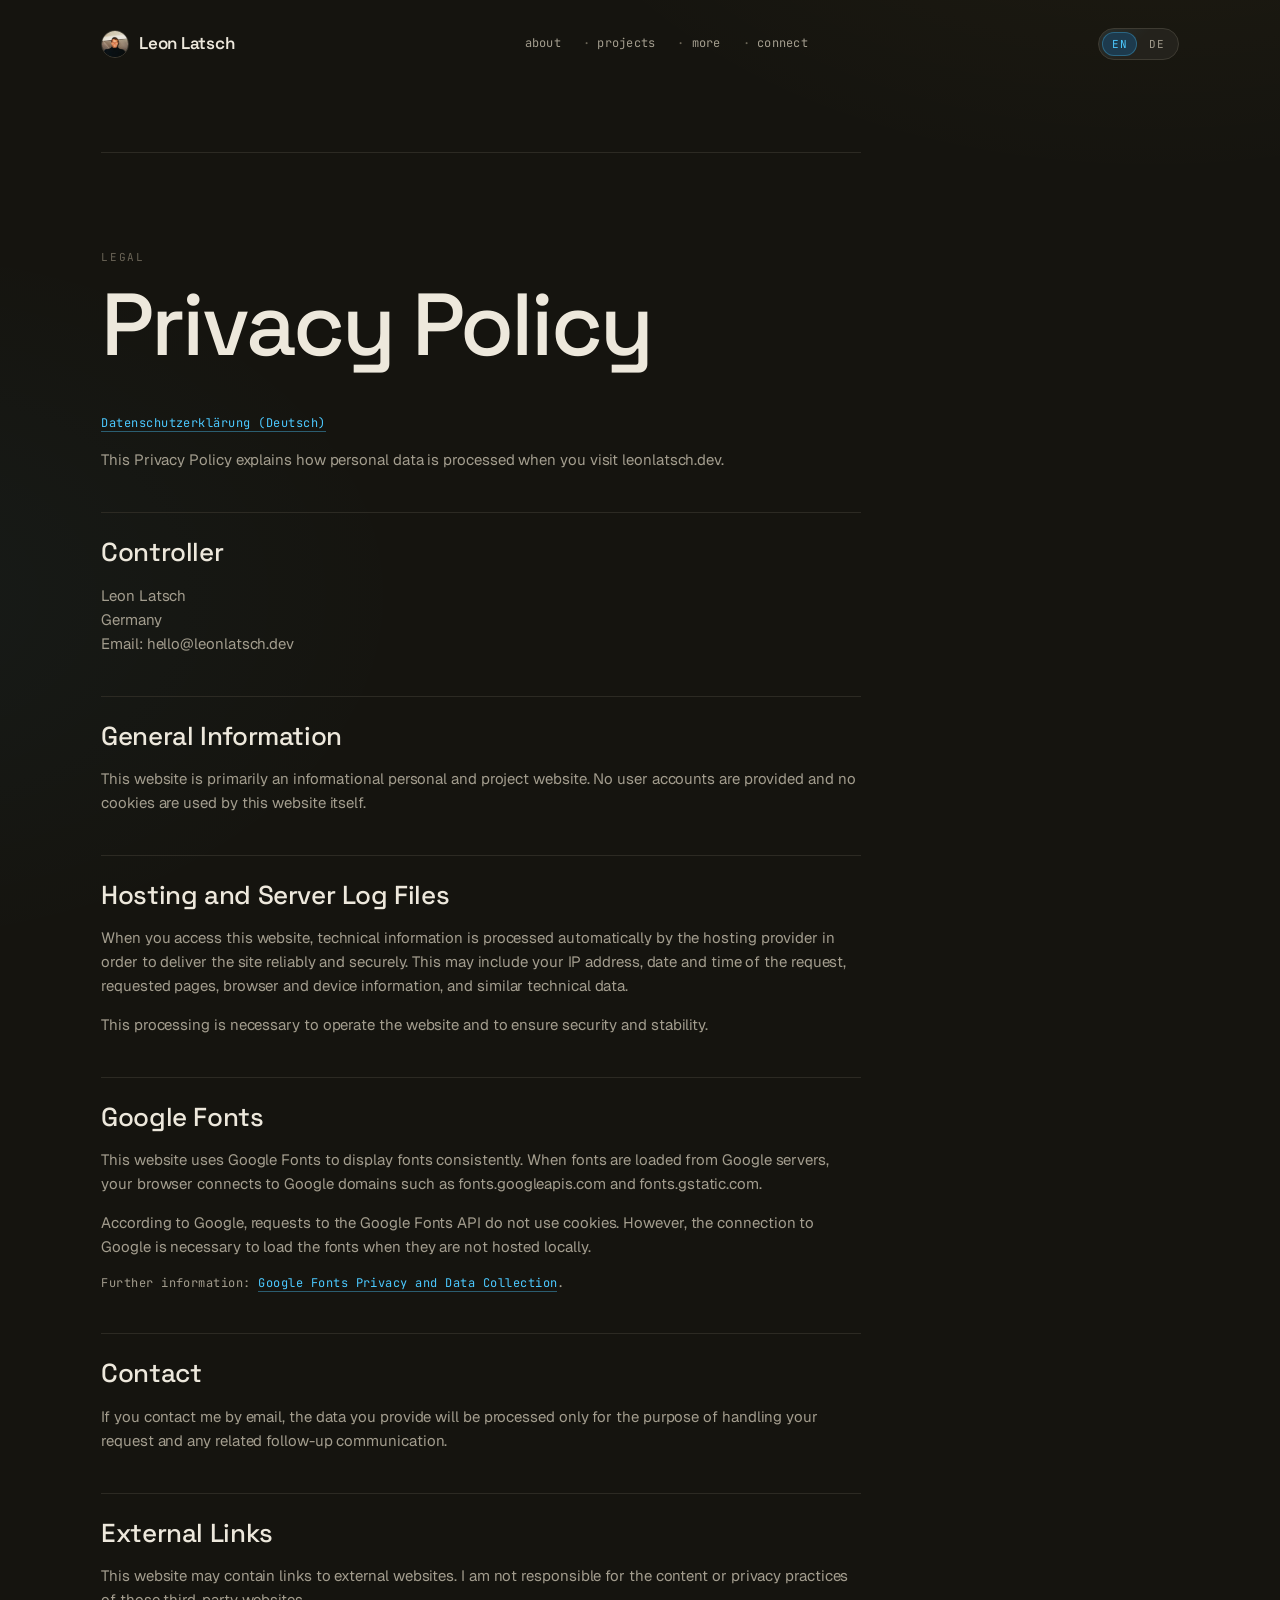
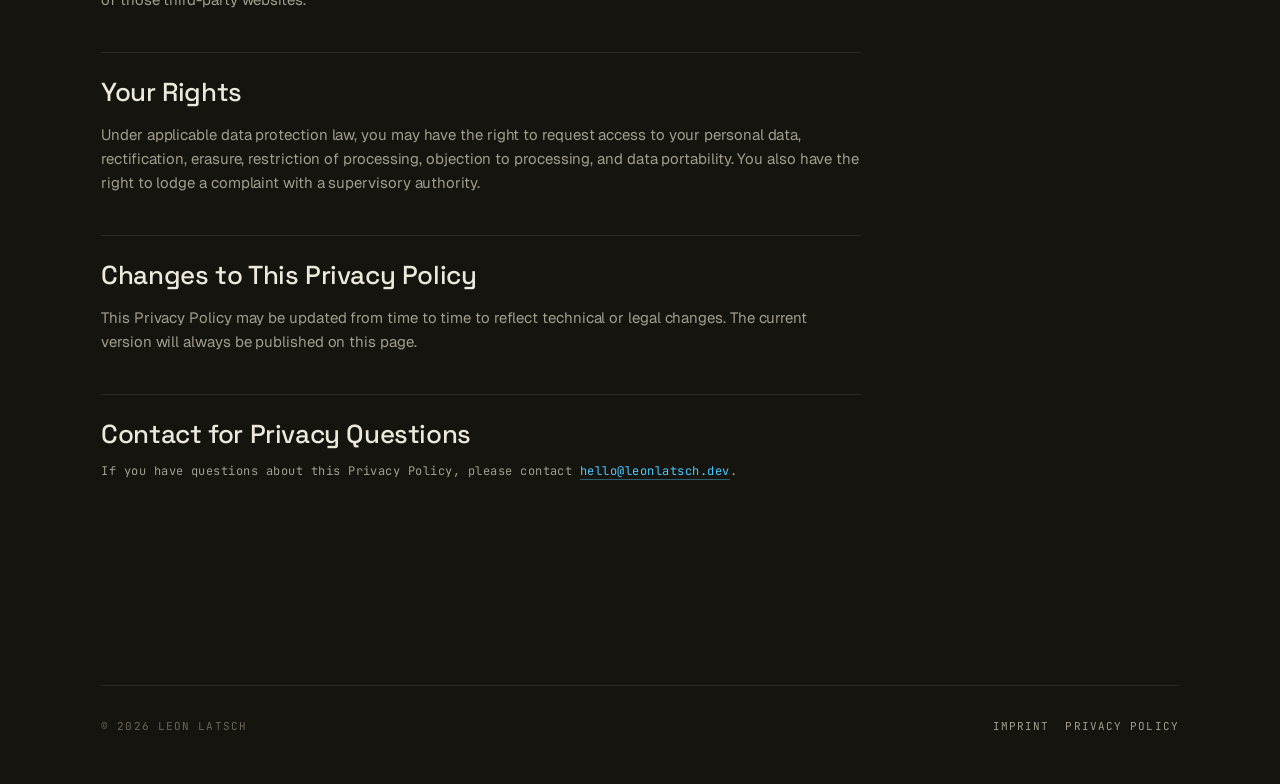
<file: privacy.html>
<!doctype html>
<html lang="en">
    <head>
        <meta charset="UTF-8" />
        <meta name="viewport" content="width=device-width, initial-scale=1.0" />
        <title>Leon Latsch | Privacy Policy</title>
        <meta name="description" content="Privacy policy of leonlatsch.dev" />
        <link
            rel="icon"
            type="image/png"
            href="assets/favicon.png"
        />
        <link rel="preconnect" href="https://fonts.googleapis.com" />
        <link rel="preconnect" href="https://fonts.gstatic.com" crossorigin />
        <link
            href="https://fonts.googleapis.com/css2?family=Geist:wght@400;500;600&family=JetBrains+Mono:wght@400;500&family=Space+Grotesk:wght@400;500;600&display=swap"
            rel="stylesheet"
        />
        <link rel="stylesheet" href="./styles.css" />
    </head>
    <body data-page="privacy">

        <div class="wrap">
            <header class="top">
                <a href="./index.html" class="brand" aria-label="Home">
                    <img
                        class="brand-avatar"
                        src="assets/profile.jpg"
                        alt=""
                        width="28"
                        height="28"
                    />
                    <span>Leon Latsch</span>
                </a>
                <nav class="nav">
                    <a href="./index.html#about" data-i18n="common.nav.about">about</a>
                    <a href="./index.html#work" data-i18n="common.nav.work">projects</a>
                    <a href="./index.html#more" data-i18n="common.nav.more">more</a>
                    <a href="./index.html#contact" data-i18n="common.nav.contact">connect</a>
                </nav>
                <div class="lang-switcher" aria-label="Language switcher">
                    <button type="button" data-lang="en">EN</button>
                    <button type="button" data-lang="de">DE</button>
                </div>
            </header>

        <main class="legal-page">
            <section class="legal-card">
                <p class="eyebrow" data-i18n="privacy.eyebrow">Legal</p>
                <h1 data-i18n="privacy.title">Privacy Policy</h1>

                <p class="legal-source">
                    <a href="privacy-de.html">Datenschutzerklärung (Deutsch)</a>
                </p>

                <p>
                    This Privacy Policy explains how personal data is processed
                    when you visit leonlatsch.dev.
                </p>

                <h2>Controller</h2>
                <p>
                    Leon Latsch<br />
                    Germany<br />
                    Email: hello@leonlatsch.dev
                </p>

                <h2>General Information</h2>
                <p>
                    This website is primarily an informational personal and
                    project website. No user accounts are provided and no
                    cookies are used by this website itself.
                </p>

                <h2>Hosting and Server Log Files</h2>
                <p>
                    When you access this website, technical information is
                    processed automatically by the hosting provider in order to
                    deliver the site reliably and securely. This may include
                    your IP address, date and time of the request, requested
                    pages, browser and device information, and similar technical
                    data.
                </p>
                <p>
                    This processing is necessary to operate the website and to
                    ensure security and stability.
                </p>

                <h2>Google Fonts</h2>
                <p>
                    This website uses Google Fonts to display fonts
                    consistently. When fonts are loaded from Google servers,
                    your browser connects to Google domains such as
                    fonts.googleapis.com and fonts.gstatic.com.
                </p>
                <p>
                    According to Google, requests to the Google Fonts API do not
                    use cookies. However, the connection to Google is necessary
                    to load the fonts when they are not hosted locally.
                </p>
                <p class="legal-source">
                    Further information:
                    <a
                        href="https://developers.google.com/fonts/faq/privacy"
                        target="_blank"
                        rel="noreferrer"
                        >Google Fonts Privacy and Data Collection</a
                    >.
                </p>

                <h2>Contact</h2>
                <p>
                    If you contact me by email, the data you provide will be
                    processed only for the purpose of handling your request and
                    any related follow-up communication.
                </p>

                <h2>External Links</h2>
                <p>
                    This website may contain links to external websites. I am
                    not responsible for the content or privacy practices of
                    those third-party websites.
                </p>

                <h2>Your Rights</h2>
                <p>
                    Under applicable data protection law, you may have the right
                    to request access to your personal data, rectification,
                    erasure, restriction of processing, objection to processing,
                    and data portability. You also have the right to lodge a
                    complaint with a supervisory authority.
                </p>

                <h2>Changes to This Privacy Policy</h2>
                <p>
                    This Privacy Policy may be updated from time to time to
                    reflect technical or legal changes. The current version will
                    always be published on this page.
                </p>

                <h2>Contact for Privacy Questions</h2>
                <p class="legal-source">
                    If you have questions about this Privacy Policy, please
                    contact
                    <a href="mailto:hello@leonlatsch.dev"
                        >hello@leonlatsch.dev</a
                    >.
                </p>
            </section>
        </main>

        <footer class="site-footer">
                <span>© 2026 Leon Latsch</span>
                <span class="footer-links">
                    <a href="./imprint.html" data-i18n="common.legal.imprint">Imprint</a>
                    <a href="./privacy.html" data-i18n="common.legal.privacy">Privacy Policy</a>
                </span>
            </footer>
        </div>

        <script src="./script.js"></script>
    </body>
</html>
</file>
<file: styles.css>
:root {
  --bg: #15140f;
  --bg-soft: #1c1b16;
  --bg-elev: #24221c;
  --fg: #ede8dc;
  --fg-dim: #a39d8e;
  --fg-mute: #6b6557;
  --rule: #2c2a23;
  --rule-hi: #3e3b32;
  --blue: #4cc9ff;
  --blue-soft: #1d3a4d;
  --teal: #5ad6c8;
  --green: #6ee7a0;
  --honey: #ffc94a;
  --max: 1180px;
  --pad: clamp(20px, 4vw, 56px);
  --display: "Space Grotesk", -apple-system, BlinkMacSystemFont, sans-serif;
  --sans: "Geist", -apple-system, BlinkMacSystemFont, "Helvetica Neue", Arial, sans-serif;
  --mono: "JetBrains Mono", ui-monospace, "SF Mono", Menlo, monospace;
  --ease: cubic-bezier(0.2, 0.7, 0.2, 1);
}

*,
*::before,
*::after {
  box-sizing: border-box;
}

html,
body {
  margin: 0;
  padding: 0;
}

html {
  -webkit-text-size-adjust: 100%;
  scroll-behavior: smooth;
}

body {
  background: var(--bg);
  color: var(--fg);
  font-family: var(--sans);
  font-size: 16px;
  line-height: 1.6;
  letter-spacing: -0.005em;
  -webkit-font-smoothing: antialiased;
  text-rendering: optimizeLegibility;
  overflow-x: hidden;
  background-image:
    radial-gradient(1100px 700px at 90% -10%, rgba(255, 201, 74, 0.05), transparent 60%),
    radial-gradient(900px 600px at -10% 25%, rgba(76, 201, 255, 0.04), transparent 60%);
}

::selection {
  background: var(--blue);
  color: var(--bg);
}

a {
  color: inherit;
  text-decoration: none;
}

:focus-visible {
  outline: 2px solid var(--blue);
  outline-offset: 3px;
  border-radius: 4px;
}

body.is-lang-transition [data-i18n],
body.is-lang-transition [data-i18n-html] {
  animation: i18n-swap 220ms ease;
}

@keyframes i18n-swap {
  0% {
    opacity: 0.2;
    transform: translateY(4px);
  }
  100% {
    opacity: 1;
    transform: none;
  }
}

.wrap {
  max-width: var(--max);
  margin: 0 auto;
  padding: 0 var(--pad);
}

header.top {
  padding: clamp(20px, 2.6vw, 28px) 0;
  display: flex;
  align-items: center;
  justify-content: space-between;
  gap: 20px;
}

.brand {
  font-family: var(--display);
  font-weight: 600;
  font-size: 17px;
  letter-spacing: -0.015em;
  display: inline-flex;
  align-items: center;
  gap: 10px;
  white-space: nowrap;
}

.brand-avatar {
  width: 28px;
  height: 28px;
  border-radius: 50%;
  border: 1px solid var(--rule-hi);
  object-fit: cover;
}

nav.nav {
  display: flex;
  gap: 22px;
  font-family: var(--mono);
  font-size: 12px;
  text-transform: lowercase;
  letter-spacing: 0.02em;
  color: var(--fg-dim);
}

nav.nav a {
  white-space: nowrap;
  transition: color 0.2s ease;
}

nav.nav a:hover {
  color: var(--fg);
}

nav.nav a::before {
  content: "·  ";
  color: var(--fg-mute);
}

nav.nav a:first-child::before {
  display: none;
}

.lang-switcher {
  position: relative;
  display: inline-grid;
  grid-template-columns: 1fr 1fr;
  gap: 2px;
  padding: 3px;
  border: 1px solid var(--rule-hi);
  border-radius: 999px;
  background: linear-gradient(135deg, rgba(76, 201, 255, 0.08), transparent 48%), var(--bg-elev);
}

.lang-switcher::before {
  content: "";
  position: absolute;
  top: 3px;
  bottom: 3px;
  left: 3px;
  width: calc(50% - 4px);
  border-radius: 999px;
  background: var(--blue-soft);
  box-shadow: inset 0 0 0 1px color-mix(in srgb, var(--blue) 30%, transparent);
  opacity: 0;
}

.lang-switcher[data-active]::before {
  opacity: 1;
}

.lang-switcher[data-active="de"]::before {
  transform: translateX(calc(100% + 2px));
}

.lang-switcher.is-ready::before {
  transition: transform 0.4s var(--ease), opacity 0.2s ease;
}

.lang-switcher button {
  position: relative;
  z-index: 1;
  border: 0;
  border-radius: 999px;
  background: transparent;
  color: var(--fg-dim);
  font-family: var(--mono);
  font-size: 11px;
  letter-spacing: 0.06em;
  padding: 5px 10px;
  cursor: pointer;
  transition: color 0.3s ease;
}

.lang-switcher button:hover {
  color: var(--fg);
}

.lang-switcher button.active {
  color: var(--blue);
}

.hero {
  padding: clamp(28px, 5vw, 64px) 0 clamp(56px, 8vw, 100px);
}

.hero-grid {
  display: grid;
  grid-template-columns: 1.5fr 1fr;
  gap: clamp(28px, 5vw, 72px);
  align-items: center;
}

.kicker {
  margin: 0 0 clamp(16px, 2vw, 24px);
  font-family: var(--mono);
  font-size: 11px;
  letter-spacing: 0.16em;
  text-transform: uppercase;
  color: var(--fg-mute);
}

.hero h1 {
  font-family: var(--display);
  font-weight: 500;
  font-size: clamp(60px, 11vw, 160px);
  line-height: 0.92;
  letter-spacing: -0.04em;
  margin: 0 0 20px;
}

.hero h1 .lower {
  display: block;
  color: var(--fg-dim);
  font-weight: 400;
}

.titles {
  font-family: var(--display);
  font-size: clamp(17px, 2vw, 22px);
  color: var(--fg-dim);
  letter-spacing: -0.01em;
  margin: 0 0 clamp(20px, 3vw, 32px);
}

.titles .sep {
  color: var(--blue);
  margin: 0 10px;
}

.bio {
  font-family: var(--display);
  font-size: clamp(18px, 1.6vw, 22px);
  line-height: 1.4;
  max-width: 34ch;
  margin: 0 0 clamp(24px, 3vw, 36px);
  border-left: 2px solid var(--blue);
  padding: 4px 0 4px 18px;
}

.factstrip {
  display: grid;
  grid-template-columns: repeat(3, minmax(0, 1fr));
  border-top: 1px solid var(--rule);
  border-bottom: 1px solid var(--rule);
}

.fact {
  border-left: 1px solid var(--rule);
  padding: 14px 0 14px 16px;
}

.fact:first-child {
  border-left: 0;
  padding-left: 0;
}

.fact .label {
  display: block;
  margin-bottom: 6px;
  font-family: var(--mono);
  font-size: 10.5px;
  letter-spacing: 0.1em;
  text-transform: uppercase;
  color: var(--fg-mute);
}

.fact .val {
  font-size: 15px;
  line-height: 1.3;
}

.portrait {
  margin: 0;
  aspect-ratio: 1 / 1;
  position: relative;
  overflow: hidden;
  background: var(--bg-elev);
  border: 1px solid var(--rule);
  border-radius: 14px;
  box-shadow: 0 30px 80px -20px rgba(0, 0, 0, 0.6);
}

.portrait img {
  width: 100%;
  height: 100%;
  object-fit: cover;
  display: block;
  transition: transform 1.2s var(--ease);
}

.portrait:hover img {
  transform: scale(1.03);
}

main > section {
  padding: clamp(56px, 8vw, 96px) 0;
  border-top: 1px solid var(--rule);
}

main > section.hero {
  border-top: 0;
}

.sec-head {
  display: grid;
  grid-template-columns: 150px 1fr;
  align-items: end;
  gap: 20px clamp(24px, 4vw, 56px);
  margin-bottom: clamp(36px, 5vw, 56px);
}

#about .sec-head {
  margin-bottom: 0;
}

.sec-head .num {
  align-self: start;
  padding-top: 12px;
  font-family: var(--mono);
  font-size: 11px;
  letter-spacing: 0.16em;
  text-transform: uppercase;
  color: var(--fg-mute);
}

.sec-head h2 {
  margin: 0;
  font-family: var(--display);
  font-weight: 500;
  font-size: clamp(36px, 5.5vw, 72px);
  line-height: 0.98;
  letter-spacing: -0.03em;
}

.sec-head h2 .accent {
  color: var(--blue);
}

.sec-head .lede {
  grid-column: 2 / 3;
  margin: 0;
  max-width: 60ch;
  color: var(--fg-dim);
  font-size: 17px;
}

.projects {
  display: grid;
  grid-template-columns: repeat(2, minmax(0, 1fr));
  gap: clamp(18px, 2vw, 24px);
}

.card {
  --accent: var(--blue);
  --media: var(--bg-elev);
  position: relative;
  display: flex;
  flex-direction: column;
  overflow: hidden;
  background: var(--bg-soft);
  border: 1px solid var(--rule);
  border-radius: 6px;
  transition: transform 0.4s var(--ease), border-color 0.3s ease, box-shadow 0.4s ease;
}

.card:hover {
  transform: translateY(-3px);
  border-color: var(--rule-hi);
  box-shadow: 0 30px 60px -25px rgba(0, 0, 0, 0.7);
}

.card.photok {
  --accent: var(--teal);
  --media: radial-gradient(120% 90% at 50% 0%, #1f4744, #13201f 70%);
}

.card.pc2mqtt {
  --accent: var(--honey);
  --media: radial-gradient(120% 90% at 50% 0%, #4a3a17, #1d1810 70%);
}

.card.esp32 {
  --accent: var(--blue);
  --media: radial-gradient(120% 90% at 50% 0%, #1f3a52, #121b24 70%);
}

.card.goresolve {
  --accent: var(--green);
  --media: radial-gradient(120% 90% at 50% 0%, #22432f, #131d17 70%);
}

.card .media {
  aspect-ratio: 16 / 9;
  position: relative;
  overflow: hidden;
  background: var(--media);
  border-bottom: 1px solid var(--rule);
}

.card .media img {
  position: absolute;
  left: 50%;
  top: 10%;
  width: min(44%, 230px);
  transform: translateX(-50%);
  filter: drop-shadow(0 24px 30px rgba(0, 0, 0, 0.45));
  transition: transform 1s var(--ease);
}

.card.pc2mqtt .media img {
  width: min(42%, 220px);
  top: 12%;
}

.card.esp32 .media img {
  width: min(50%, 260px);
  top: 12%;
}

.media-placeholder {
  position: absolute;
  inset: 0;
  display: grid;
  place-items: center;
  font-family: var(--mono);
  font-size: clamp(18px, 2.4vw, 28px);
  letter-spacing: -0.02em;
  color: color-mix(in srgb, var(--accent) 55%, transparent);
}

.terminal {
  position: absolute;
  left: 50%;
  top: 12%;
  width: min(88%, 470px);
  transform: translateX(-50%);
  overflow: hidden;
  background: #0e0e0c;
  border: 1px solid var(--rule-hi);
  border-radius: 8px;
  box-shadow: 0 24px 40px rgba(0, 0, 0, 0.45);
  transition: transform 1s var(--ease);
}

.card:hover .terminal {
  transform: translateX(-50%) translateY(-4%);
}

.terminal-bar {
  display: flex;
  align-items: center;
  gap: 6px;
  padding: 9px 12px;
  border-bottom: 1px solid var(--rule);
}

.terminal-bar span {
  width: 9px;
  height: 9px;
  border-radius: 50%;
  background: var(--rule-hi);
}

.terminal-bar em {
  margin-left: 8px;
  font-family: var(--mono);
  font-size: 10px;
  font-style: normal;
  color: var(--fg-mute);
}

.terminal-body {
  margin: 0;
  padding: 12px 14px 40px;
  overflow: hidden;
  font-family: var(--mono);
  font-size: clamp(9.5px, 0.9vw, 11px);
  line-height: 1.75;
  white-space: pre;
  color: var(--fg-dim);
}

.terminal-body .t {
  color: var(--fg-mute);
}

.terminal-body .ok {
  color: var(--green);
}

.terminal-cursor {
  display: inline-block;
  width: 0.6em;
  height: 1.1em;
  vertical-align: -0.2em;
  background: var(--green);
  animation: blink 1.1s steps(1) infinite;
}

@keyframes blink {
  50% {
    opacity: 0;
  }
}

.card:hover .media img {
  transform: translateX(-50%) translateY(-4%) scale(1.03);
}

.card .body {
  flex: 1;
  display: flex;
  flex-direction: column;
  gap: 14px;
  padding: clamp(22px, 2.6vw, 30px);
}

.meta-row {
  display: flex;
  justify-content: space-between;
  align-items: baseline;
  gap: 12px;
  font-family: var(--mono);
  font-size: 11px;
  letter-spacing: 0.08em;
  text-transform: uppercase;
  color: var(--fg-mute);
}

.meta-row .category {
  color: var(--accent);
}

.card h3 {
  margin: 0;
  font-family: var(--display);
  font-weight: 500;
  font-size: clamp(28px, 3vw, 38px);
  line-height: 1.05;
  letter-spacing: -0.025em;
}

.card .tag {
  display: block;
  margin-top: 4px;
  font-size: 0.55em;
  letter-spacing: -0.01em;
  color: var(--fg-dim);
  font-weight: 400;
}

.card p {
  margin: 0;
  color: var(--fg-dim);
  font-size: 15px;
  line-height: 1.55;
}

.card-foot {
  display: flex;
  flex-direction: column;
  border-top: 1px dashed var(--rule);
}

.card-foot-row {
  display: flex;
  justify-content: space-between;
  align-items: baseline;
  gap: 12px;
  padding: 12px clamp(22px, 2.6vw, 30px);
  font-family: var(--mono);
  font-size: 11.5px;
  letter-spacing: 0.04em;
  color: var(--fg-mute);
  transition: background 0.25s ease;
}

.card-foot-row + .card-foot-row {
  border-top: 1px dashed var(--rule);
}

.card-foot-row:hover {
  background: var(--bg-elev);
}

.visit {
  display: inline-flex;
  align-items: center;
  gap: 8px;
  color: var(--fg);
  white-space: nowrap;
  transition: color 0.2s ease;
}

.card-foot-row:hover .visit {
  color: var(--accent);
}

.visit .arrow {
  display: inline-block;
  transition: transform 0.25s ease;
}

.card-foot-row:hover .arrow {
  transform: translate(3px, -3px);
}

.timeline {
  border-top: 1px solid var(--rule);
}

.row {
  border-bottom: 1px solid var(--rule);
}

.row > summary {
  list-style: none;
  display: grid;
  grid-template-columns: 150px 1fr 2fr 180px;
  gap: 24px;
  align-items: baseline;
  padding: clamp(20px, 2.4vw, 28px) 4px;
  cursor: pointer;
  transition: background 0.25s ease, padding-left 0.3s ease;
}

.row > summary::-webkit-details-marker {
  display: none;
}

.row > summary:hover,
.row[open] > summary {
  background: var(--bg-soft);
  padding-left: 16px;
}

.row .yr {
  display: flex;
  flex-direction: column;
  gap: 2px;
  font-family: var(--mono);
  font-size: 12px;
  letter-spacing: 0.04em;
  color: var(--fg-mute);
  white-space: nowrap;
}

.row .year {
  color: var(--fg-dim);
}

.row .co {
  font-family: var(--display);
  font-weight: 500;
  font-size: clamp(24px, 2.8vw, 32px);
  line-height: 1;
  letter-spacing: -0.02em;
}

.row .desc {
  color: var(--fg-dim);
  font-size: 15px;
  line-height: 1.55;
  max-width: 56ch;
}

.row .role {
  font-family: var(--mono);
  font-size: 11px;
  letter-spacing: 0.08em;
  text-transform: uppercase;
  color: var(--blue);
  text-align: right;
  white-space: nowrap;
}

.row .role::after {
  content: "+";
  display: inline-block;
  margin-left: 10px;
  color: var(--fg-mute);
  transition: transform 0.25s ease;
}

.row[open] .role::after {
  transform: rotate(45deg);
}

.drawer {
  display: grid;
  gap: 10px;
  padding: 4px 16px 24px calc(150px + 24px + 16px);
  background: var(--bg-soft);
}

.drawer-label {
  font-family: var(--mono);
  font-size: 10px;
  letter-spacing: 0.14em;
  text-transform: uppercase;
  color: var(--fg-mute);
}

.drawer p {
  margin: 0;
  color: var(--fg-dim);
  font-size: 15px;
  max-width: 70ch;
}

.drawer-links {
  display: flex;
  flex-wrap: wrap;
  gap: 8px;
  margin-top: 4px;
}

.drawer-links a {
  font-family: var(--mono);
  font-size: 11px;
  letter-spacing: 0.06em;
  text-transform: uppercase;
  color: var(--fg);
  border: 1px solid var(--rule-hi);
  border-radius: 999px;
  padding: 6px 12px;
  transition: color 0.2s ease, border-color 0.2s ease;
}

.drawer-links a:hover {
  color: var(--blue);
  border-color: color-mix(in srgb, var(--blue) 55%, var(--rule-hi));
}





.channels {
  margin-left: calc(150px + clamp(24px, 4vw, 56px));
  border-top: 1px solid var(--rule);
}

.channels a {
  display: grid;
  grid-template-columns: 110px 1fr 24px;
  gap: 18px;
  align-items: baseline;
  padding: 16px 4px;
  border-bottom: 1px solid var(--rule);
  transition: padding-left 0.25s ease, background 0.25s ease;
}

.channels a:hover {
  padding-left: 12px;
  background: var(--bg-soft);
}

.channels .k {
  font-family: var(--mono);
  font-size: 11px;
  letter-spacing: 0.1em;
  text-transform: uppercase;
  color: var(--fg-mute);
}

.channels .v {
  overflow-wrap: anywhere;
}

.channels .arr {
  color: var(--blue);
  text-align: right;
  transition: transform 0.2s ease;
}

.channels a:hover .arr {
  transform: translate(4px, -4px);
}

.site-footer {
  display: flex;
  justify-content: space-between;
  flex-wrap: wrap;
  gap: 16px;
  padding: 32px 0 48px;
  border-top: 1px solid var(--rule);
  font-family: var(--mono);
  font-size: 11px;
  letter-spacing: 0.1em;
  text-transform: uppercase;
  color: var(--fg-mute);
}

.footer-links {
  display: inline-flex;
  gap: 16px;
}

.footer-links a {
  color: var(--fg-dim);
  transition: color 0.2s ease;
}

.footer-links a:hover {
  color: var(--fg);
}

.legal-page {
  padding: clamp(28px, 5vw, 64px) 0 clamp(56px, 8vw, 96px);
}

.legal-card {
  max-width: 760px;
}

.legal-card .eyebrow {
  margin: 0 0 16px;
  font-family: var(--mono);
  font-size: 11px;
  letter-spacing: 0.16em;
  text-transform: uppercase;
  color: var(--fg-mute);
}

.legal-card h1 {
  margin: 0 0 clamp(28px, 4vw, 48px);
  font-family: var(--display);
  font-weight: 500;
  font-size: clamp(44px, 7vw, 88px);
  line-height: 0.95;
  letter-spacing: -0.035em;
}

.legal-card h2 {
  margin: 40px 0 12px;
  padding-top: 24px;
  border-top: 1px solid var(--rule);
  font-family: var(--display);
  font-weight: 500;
  font-size: clamp(20px, 2.2vw, 26px);
  line-height: 1.2;
  letter-spacing: -0.015em;
}

.legal-card h3 {
  margin: 28px 0 8px;
  font-family: var(--display);
  font-weight: 500;
  font-size: 18px;
}

.legal-card h4 {
  margin: 20px 0 6px;
  font-size: 15px;
  font-weight: 600;
}

.legal-card p,
.legal-card li {
  color: var(--fg-dim);
  font-size: 15px;
}

.legal-card strong {
  color: var(--fg);
  font-weight: 500;
}

.legal-card a {
  color: var(--blue);
  border-bottom: 1px solid color-mix(in srgb, var(--blue) 40%, transparent);
}

.legal-card a:hover {
  color: var(--fg);
  border-bottom-color: currentColor;
}

.legal-source {
  font-family: var(--mono);
  font-size: 12px !important;
  letter-spacing: 0.04em;
}

.reveal {
  opacity: 0;
  transform: translateY(14px);
  transition: opacity 600ms var(--ease), transform 600ms var(--ease);
}

.reveal.is-visible {
  opacity: 1;
  transform: none;
}

@keyframes pulse {
  0%,
  100% {
    opacity: 0.35;
  }
  50% {
    opacity: 1;
  }
}

@media (prefers-reduced-motion: reduce) {
  html {
    scroll-behavior: auto;
  }

  .lang-switcher.is-ready::before {
    transition: none;
  }

  .terminal-cursor {
    animation: none;
  }
}

@media (max-width: 1020px) {
  .card .media {
    aspect-ratio: 16 / 11;
  }

  .card .media img {
    width: 56%;
  }

  .card.pc2mqtt .media img {
    width: 52%;
  }

  .card.esp32 .media img {
    width: 62%;
  }
}

@media (max-width: 880px) {
  .row > summary {
    grid-template-columns: 1fr auto;
    grid-template-areas:
      "yr role"
      "co co"
      "desc desc";
    gap: 8px 16px;
  }

  .row .yr {
    grid-area: yr;
    flex-direction: row;
    gap: 10px;
  }

  .row .co {
    grid-area: co;
  }

  .row .role {
    grid-area: role;
  }

  .row .desc {
    grid-area: desc;
  }

  .drawer {
    padding-left: 16px;
  }
}

@media (max-width: 860px) {
  .hero-grid {
    grid-template-columns: 1.6fr 1fr;
  }

  .factstrip {
    grid-template-columns: 1fr;
  }

  .fact {
    display: flex;
    justify-content: space-between;
    align-items: baseline;
    gap: 16px;
    padding: 12px 0;
    border-left: 0;
    border-top: 1px solid var(--rule);
  }

  .fact:first-child {
    border-top: 0;
  }

  .fact .label {
    margin-bottom: 0;
  }

  .fact .val {
    text-align: right;
  }
}

@media (max-width: 700px) {
  .hero-grid {
    grid-template-columns: 1fr;
    gap: 32px;
  }

  .portrait {
    order: -1;
    width: min(200px, 55%);
  }
}

@media (max-width: 680px) {
  .projects {
    grid-template-columns: 1fr;
  }

  .sec-head {
    grid-template-columns: 1fr;
    gap: 12px;
  }

  .sec-head .num {
    padding-top: 0;
  }

  .sec-head .lede {
    grid-column: 1 / 2;
    font-size: 16px;
  }

  .bio {
    max-width: none;
  }

  .row > summary,
  .row > summary:hover,
  .row[open] > summary {
    padding: 20px 12px;
  }

  .drawer {
    padding: 4px 12px 24px;
  }

  .channels {
    margin-left: 0;
  }

  .channels a {
    grid-template-columns: 72px 1fr 20px;
    gap: 12px;
  }

  .channels a:hover {
    padding-left: 4px;
  }
}

@media (max-width: 760px) {
  header.top {
    flex-wrap: wrap;
    gap: 4px 20px;
  }

  nav.nav {
    order: 3;
    width: 100%;
    justify-content: space-between;
    gap: 0;
    border-top: 1px solid var(--rule);
    margin-top: 12px;
  }

  nav.nav a {
    padding: 12px 0 4px;
  }

  nav.nav a::before {
    display: none;
  }
}

@media (max-width: 560px) {
  .terminal-body .t {
    display: none;
  }

  .hero h1 {
    font-size: clamp(56px, 19vw, 96px);
  }

  .site-footer {
    flex-direction: column;
  }
}
</file>
